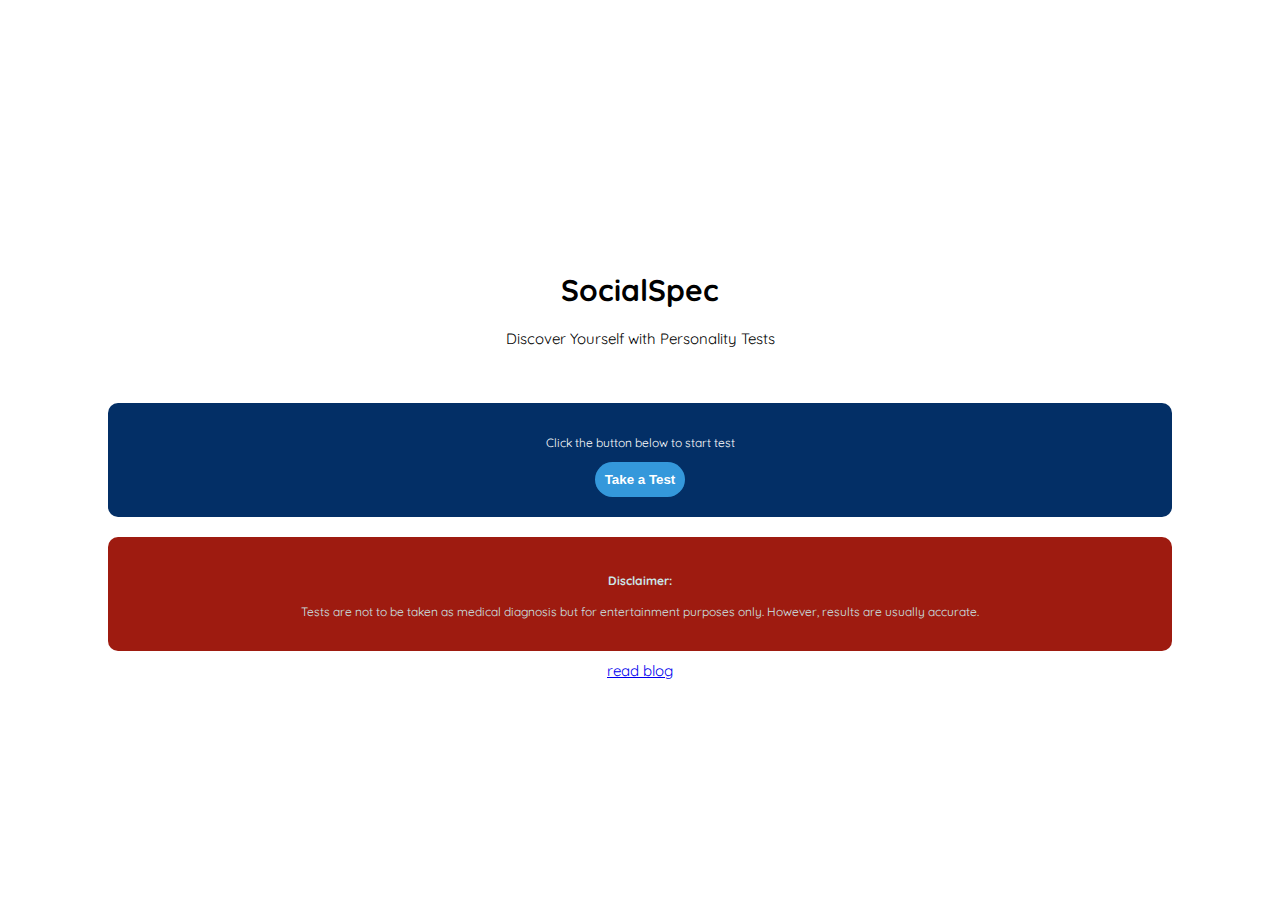
<file: index.html>
<!DOCTYPE html>
<html lang="en">
 <head>
  <!-- Google tag (gtag.js) -->
  <script async src="https://www.googletagmanager.com/gtag/js?id=G-5MQEBB7LKX"></script>
  <script>
    window.dataLayer = window.dataLayer || [];
    function gtag(){dataLayer.push(arguments);}
    gtag('js', new Date());

    gtag('config', 'G-5MQEBB7LKX');
  </script>
  <meta charset="UTF-8">
  <meta name="viewport"
   content="width=device-width, initial-scale=1.0">
  <link rel="stylesheet"
   href="https://fonts.googleapis.com/css?family=Quicksand:400,700&display=swap">
  <link rel="stylesheet"
   href="index-style.css">
  <title>SocialSpec</title>
 </head>
 <body>
  <div class="container">
   <!-- Flex Box 1: Site Name and Tagline -->
   <div class="flex-box" id="flex-box-1">
    <h1>SocialSpec</h1>
    <p>Discover Yourself with Personality
     Tests</p>
   </div>
   
   <!-- Flex Box 2: Button for Taking a Test -->
   <div class="flex-box" id="flex-box-2">
    <p>Click the button below to start test
    </p>
    <button
     onclick="redirectToTestPage()"><strong>Take
      a Test</strong></button>
   </div>
   
   <!-- Flex Box 3: Disclaimer -->
   <div class="flex-box" id="flex-box-3">
    <h4>Disclaimer:</h4>
    <p>Tests are not to be
     taken
     as medical diagnosis but for
     entertainment purposes only. However,
     results are usually accurate.</p>
   </div>
   
   <a href="blog.html">read blog</a>
  </div>
  
  <script src="script.js"></script>
 </body>
</html>
</file>
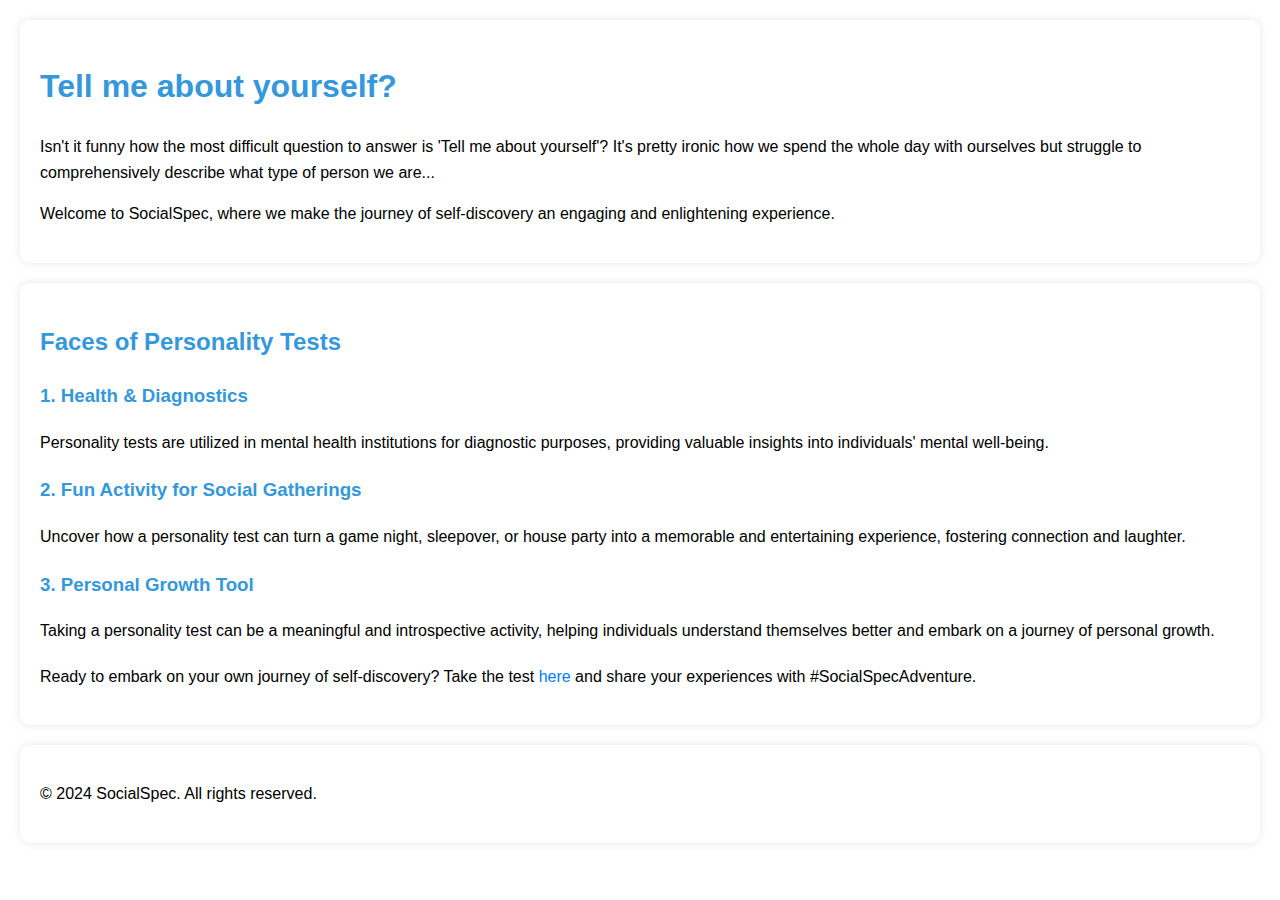
<file: blog.html>
<!DOCTYPE html>
<html lang="en">
 <head>
  <!-- Google tag (gtag.js) -->
  <script async src="https://www.googletagmanager.com/gtag/js?id=G-5MQEBB7LKX"></script>
  <script>
    window.dataLayer = window.dataLayer || [];
    function gtag(){dataLayer.push(arguments);}
    gtag('js', new Date());

    gtag('config', 'G-5MQEBB7LKX');
  </script>
  <meta charset="UTF-8">
  <meta name="viewport"
   content="width=device-width, initial-scale=1.0">
  <title>Discover Yourself with SocialSpec
  </title>
  <!-- Add any additional meta tags, stylesheets, or scripts here -->
  <style>
   body {
    font-family: 'Arial', sans-serif;
    line-height: 1.6;
    margin: 20px;
    background-color: #;
    color: 343a40;
   }
   
   header,
   section,
   footer {
    margin-bottom: 20px;
    background-color: 8B0000#;
    border-radius: 10px;
    padding: 20px;
    box-shadow: 0px 0px 10px rgba(0, 0, 0, 0.1);
   }
   
   h1,
   h2,
   h3 {
    color: #3498db;
   }
   
   a {
    color: #0066cc;
    text-decoration: none;
   }
   
   a:hover {
    text-decoration: underline;
   }
   
   article {
    margin-bottom: 20px;
   }
  </style>
 </head>
 <body>
  
  <header>
   <h1>Tell me about yourself?</h1>
   <p>Isn't it funny how the most difficult
    question to answer is 'Tell me about
    yourself'? It's pretty ironic how we
    spend the whole day with ourselves but
    struggle to comprehensively describe
    what type of person we are...</p>
   <p>Welcome to SocialSpec, where we make
    the journey of self-discovery an
    engaging and enlightening experience.
   </p>
  </header>
  
  <section>
   <h2 style="color: #3498db;">Faces of
    Personality Tests</h2>
   
   <article>
    <h3>1. Health & Diagnostics</h3>
    <p>Personality tests are
     utilized in mental health institutions
     for diagnostic purposes,
     providing valuable insights into
     individuals' mental well-being.</p>
   </article>
   
   <article>
    <h3>2. Fun Activity for Social
     Gatherings</h3>
    <p>Uncover how a personality test can
     turn a game night, sleepover, or house
     party into a memorable and entertaining
     experience, fostering connection and
     laughter.</p>
   </article>
   
   <article>
    <h3>3. Personal Growth Tool</h3>
    <p>Taking a personality test
     can be a meaningful and introspective
     activity, helping individuals
     understand themselves better and embark
     on a journey of personal growth.</p>
   </article>
   
   <p>Ready to embark on your own journey of
    self-discovery? Take the test <a
     href="test.html"
     style="color: #007BFF;">here</a> and
    share your experiences with
    #SocialSpecAdventure.</p>
  </section>
  
  <footer>
   <p>&copy; 2024 SocialSpec. All rights
    reserved.</p>
  </footer>
  
 </body>
</html>
</file>
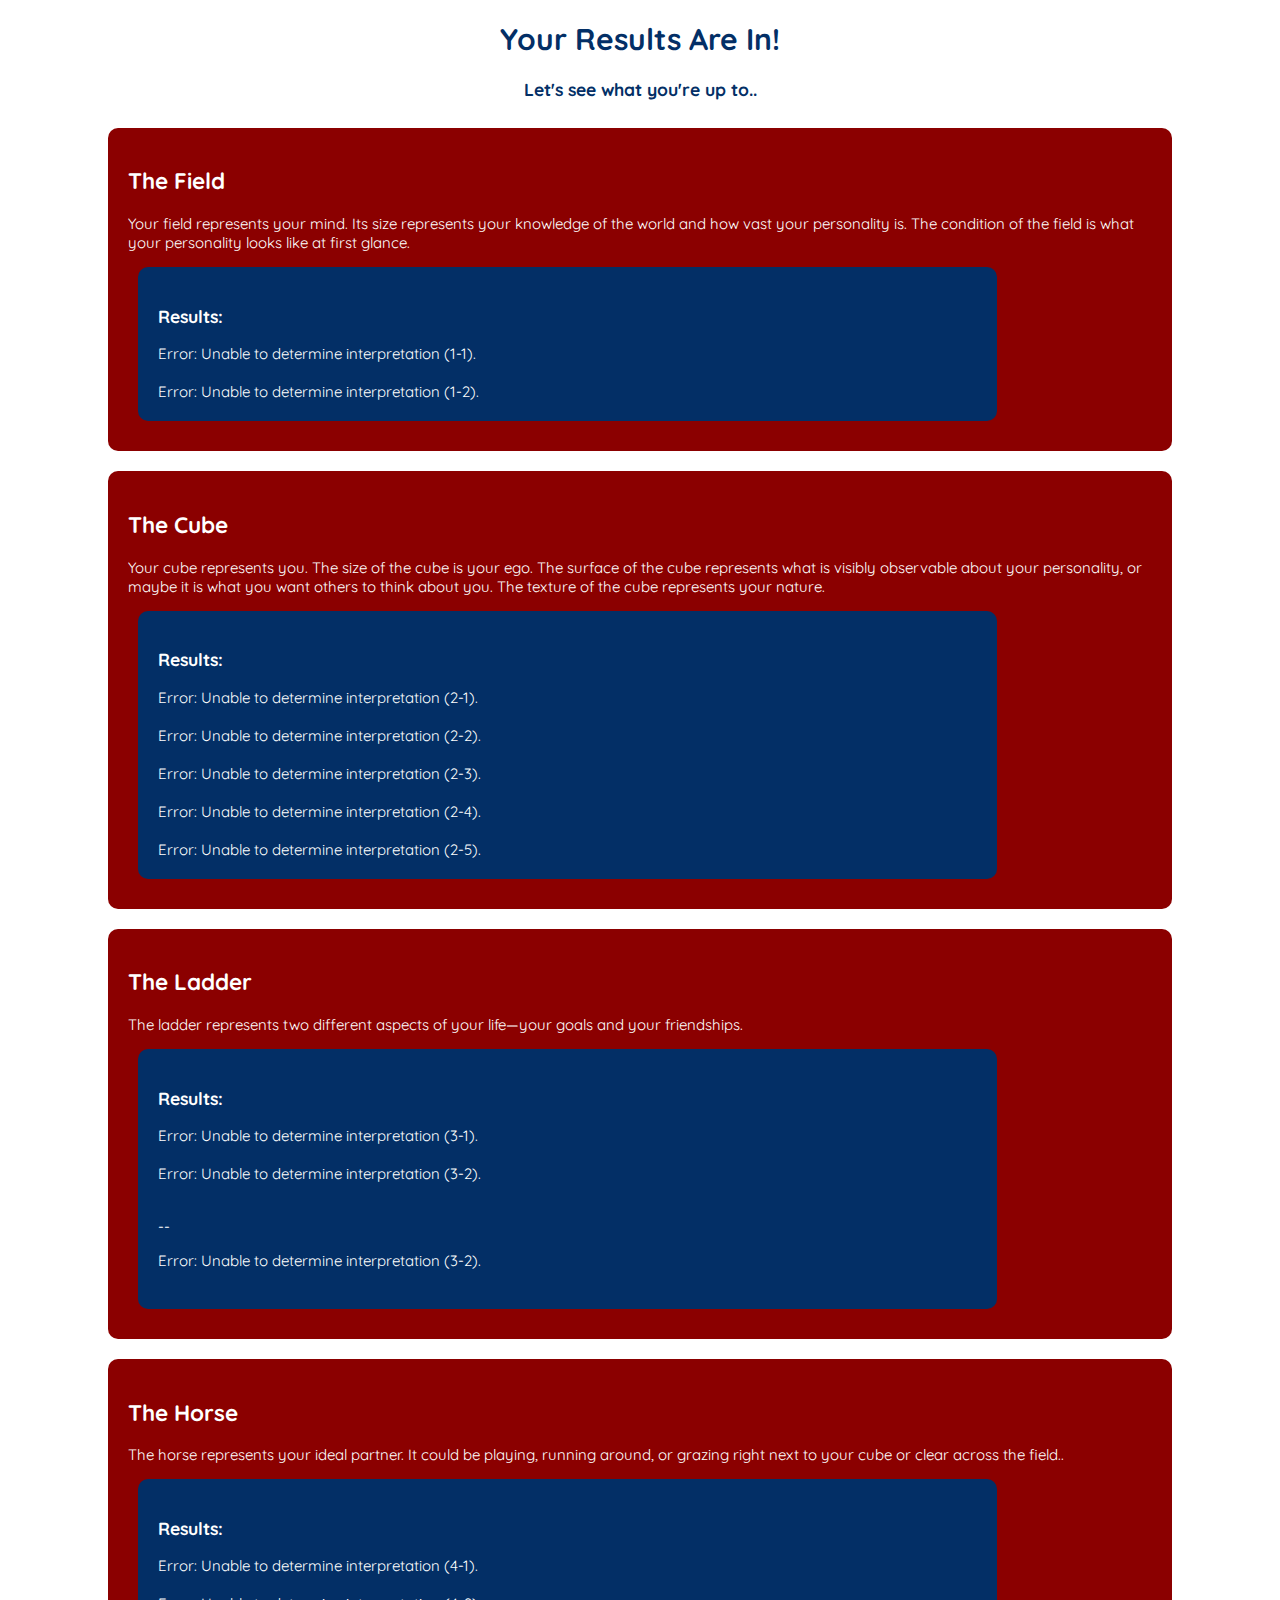
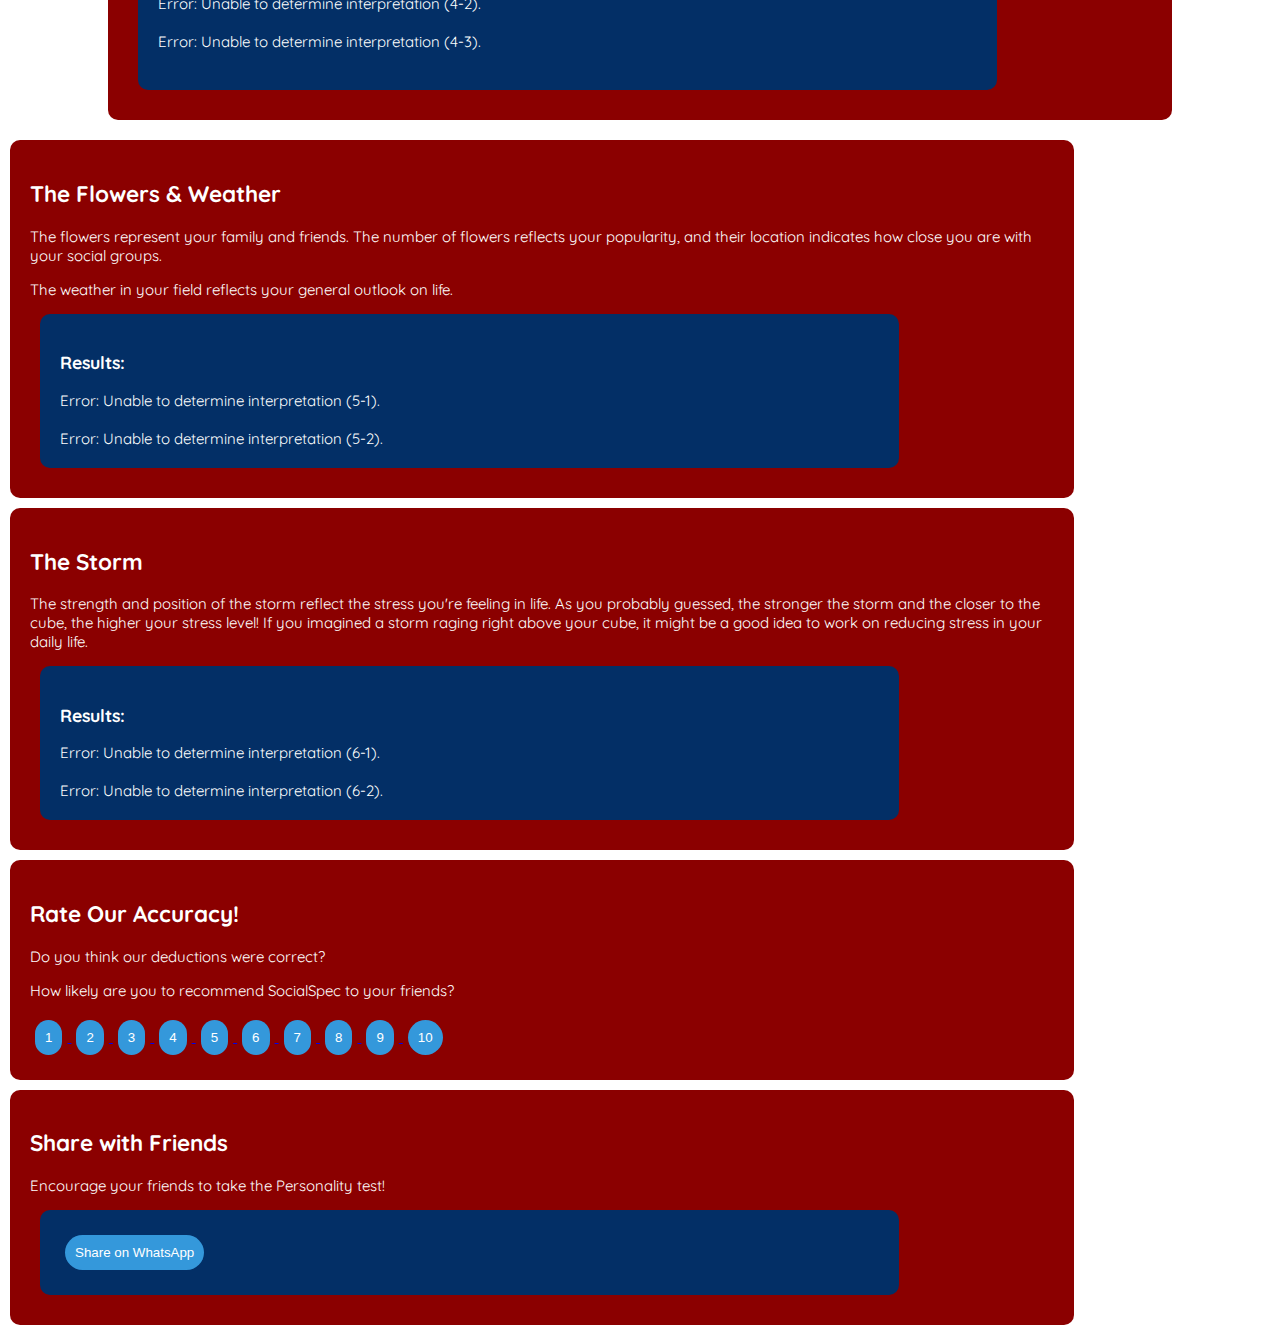
<file: results.html>
<!DOCTYPE html>
<html lang="en">
 <head>
  <!-- Google tag (gtag.js) -->
  <script async src="https://www.googletagmanager.com/gtag/js?id=G-5MQEBB7LKX"></script>
  <script>
    window.dataLayer = window.dataLayer || [];
    function gtag(){dataLayer.push(arguments);}
    gtag('js', new Date());

    gtag('config', 'G-5MQEBB7LKX');
  </script>
  <meta charset="UTF-8">
  <meta name="viewport"
   content="width=device-width, initial-scale=1.0">
  <link rel="stylesheet"
   href="https://fonts.googleapis.com/css?family=Quicksand:400,700&display=swap">
  <link rel="stylesheet"
   href="results-style.css">
  <title>SocialSpec Results</title>
 </head>
 <body>
  <h1 class="headers">
   Your Results Are In!</h1>
  <h3 class="headers">Let's see what you're
   up to..</h3>
  <div class="container">
   <!-- Flex Box 1: Introduction -->
   <div class="flex-box introduction">
    <h2>The Field</h2>
    <!-- Content for The Field -->
    <p>Your field represents your mind. Its
     size represents your knowledge of the
     world and how vast your personality
     is.
     The condition of the field is what
     your
     personality looks like at first
     glance.</p>
    
    <!-- Results for The Field -->
    <div class="flex-box results">
     <h3>Results:</h3>
     <div id="1-1"></div>
     <br>
     <div id="1-2"></div>
    </div>
   </div>
   
   <div class="flex-box introduction">
    <h2>The Cube</h2>
    <!-- Content for The Cube -->
    <p>Your cube represents you. The size
     of
     the cube is your ego. The surface of
     the cube represents what is visibly
     observable about your personality, or
     maybe it is what you want others to
     think about you. The texture of the
     cube represents your nature.</p>
    
    <!-- Results for The Cube -->
    <div class="flex-box results">
     <h3>Results:</h3>
     <div id="2-1"></div>
     <br>
     <div id="2-2"></div>
     <br>
     <div id="2-3"></div>
     <br>
     <div id="2-4"></div>
     <br>
     <div id="2-5"></div>
    </div>
   </div>
   
   <div class="flex-box introduction">
    <h2>The Ladder</h2>
    <!-- Content for The Cube -->
    <p>The ladder represents two different
     aspects of your life—your goals and
     your friendships.</p>
    
    <!-- Results for The Ladder -->
    <div class="flex-box results">
     <h3>Results:</h3>
     <div id="3-1"></div>
     <br>
     <div id="3-2"></div>
     <br>
     <p>--</p>
     <div id="3-3"></div>
     <br>
    </div>
   </div>
   
    <div class="flex-box introduction">
    <h2>The Horse</h2>
    <!-- Content for The Cube -->
    <p>The horse represents your ideal
     partner. It could be playing, running
     around, or grazing right next to your
     cube or clear across the field..</p>
    
    <!-- Results for The Ladder -->
    <div class="flex-box results">
     <h3>Results:</h3>
     <div id="4-1"></div>
     <br>
     <div id="4-2"></div>
     <br>
     <div id="4-3"></div>
     <br>
    </div>
   </div>
   
  </div>
  
  <div class="flex-box introduction">
   <h2>The Flowers & Weather</h2>
   <!-- Content for The Flowers -->
   <p>The flowers represent your family and
    friends. The number of flowers reflects
    your popularity, and their location
    indicates how close you are with your
    social groups.</p>
   <p>The weather in your field reflects
    your general outlook on life.</p>
   
   <!-- Results for The Ladder -->
   <div class="flex-box results">
    <h3>Results:</h3>
    <div id="5-1"></div>
    <br>
    <div id="5-2"></div>
   </div>
  </div>
  
  <div class="flex-box introduction">
   <h2>The Storm</h2>
   <!-- Content for The Flowers -->
   <p>The strength and position of the storm
    reflect the stress you're feeling in
    life. As you probably guessed, the
    stronger the storm and the closer to the
    cube, the higher your stress level! If
    you imagined a storm raging right above
    your cube, it might be a good idea to
    work on reducing stress in your daily
    life.</p>
   
   <!-- Results for The Ladder -->
   <div class="flex-box results">
    <h3>Results:</h3>
    <div id="6-1"></div>
    <br>
    <div id="6-2"></div>
   </div>
  </div>
  
  <!-- Additional Flexbox for Sharing and Recommendation -->
  <div class="flex-box introduction">
   
   <h2>Rate Our Accuracy!</h2>
   <p>Do you think our deductions were
    correct?</p>
   <p>How likely are you to recommend
    SocialSpec to your friends?</p>
   <!-- Recommendation Buttons -->
   
   
   <a
    href="whatsapp://send?text=Just had an eye-opening experience with SocialSpec’s personality test! Answered seemingly random questions, and voila, spot-on insights about me. 🌟😅 Dive in and discover yourself: 
www.socialspec.thekacchi.tech 🚀👀 #SelfDiscovery #SocialSpec”"
    data-action="share/whatsapp/share">
    <button>1</button>
   </a>
   <a
    href="whatsapp://send?text=Just had an eye-opening experience with SocialSpec’s personality test! Answered seemingly random questions, and voila, spot-on insights about me. 🌟😅 Dive in and discover yourself: 
www.socialspec.thekacchi.tech 🚀👀 #SelfDiscovery #SocialSpec”"
    data-action="share/whatsapp/share">
    <button>2</button>
   </a>
   <a
    href="whatsapp://send?text=Just had an eye-opening experience with SocialSpec’s personality test! Answered seemingly random questions, and voila, spot-on insights about me. 🌟😅 Dive in and discover yourself: 
www.socialspec.thekacchi.tech 🚀👀 #SelfDiscovery #SocialSpec”"
    data-action="share/whatsapp/share">
    <button>3</button>
   </a>
   <a
    href="whatsapp://send?text=Just had an eye-opening experience with SocialSpec’s personality test! Answered seemingly random questions, and voila, spot-on insights about me. 🌟😅 Dive in and discover yourself: 
www.socialspec.thekacchi.tech 🚀👀 #SelfDiscovery #SocialSpec”"
    data-action="share/whatsapp/share">
    <button>4</button>
   </a>
   <a
    href="whatsapp://send?text=Just had an eye-opening experience with SocialSpec’s personality test! Answered seemingly random questions, and voila, spot-on insights about me. 🌟😅 Dive in and discover yourself: 
www.socialspec.thekacchi.tech 🚀👀 #SelfDiscovery #SocialSpec”"
    data-action="share/whatsapp/share">
    <button>5</button>
   </a>
   <a
    href="whatsapp://send?text=Just had an eye-opening experience with SocialSpec’s personality test! Answered seemingly random questions, and voila, spot-on insights about me. 🌟😅 Dive in and discover yourself: 
www.socialspec.thekacchi.tech 🚀👀 #SelfDiscovery #SocialSpec”"
    data-action="share/whatsapp/share">
    <button>6</button>
   </a>
   <a
    href="whatsapp://send?text=Just had an eye-opening experience with SocialSpec’s personality test! Answered seemingly random questions, and voila, spot-on insights about me. 🌟😅 Dive in and discover yourself: 
www.socialspec.thekacchi.tech 🚀👀 #SelfDiscovery #SocialSpec”"
    data-action="share/whatsapp/share">
    <button>7</button>
   </a>
   <a
    href="whatsapp://send?text=Just had an eye-opening experience with SocialSpec’s personality test! Answered seemingly random questions, and voila, spot-on insights about me. 🌟😅 Dive in and discover yourself: 
www.socialspec.thekacchi.tech 🚀👀 #SelfDiscovery #SocialSpec”"
    data-action="share/whatsapp/share">
    <button>8</button>
   </a>
   <a
    href="whatsapp://send?text=Just had an eye-opening experience with SocialSpec’s personality test! Answered seemingly random questions, and voila, spot-on insights about me. 🌟😅 Dive in and discover yourself: 
www.socialspec.thekacchi.tech 🚀👀 #SelfDiscovery #SocialSpec”"
    data-action="share/whatsapp/share">
    <button>9</button>
   </a>
   <a
    href="whatsapp://send?text=Just had an eye-opening experience with SocialSpec’s personality test! Answered seemingly random questions, and voila, spot-on insights about me. 🌟😅 Dive in and discover yourself: 
www.socialspec.thekacchi.tech 🚀👀 #SelfDiscovery #SocialSpec”"
    data-action="share/whatsapp/share">
    <button>10</button>
   </a>
  </div>
  
  <div class="flex-box introduction">
   <h2>Share with Friends</h2>
   <p>Encourage your friends to take the
    Personality test!</p>
   
   <!-- Share Buttons -->
   <div class="flex-box results">
    
    <!-- HTML Button Trigger -->
    <a
     href="whatsapp://send?text=Just had an eye-opening experience with SocialSpec’s personality test! Answered seemingly random questions, and voila, spot-on insights about me. 🌟😅 Dive in and discover yourself:
www.socialspec.thekacchi.tech 🚀👀 #SelfDiscovery #SocialSpec”"
     data-action="share/whatsapp/share">
     <button>Share on WhatsApp</button>
    </a>
   </div>
  </div>
  
  </div>
  <script src="results-script.js"></script>
 </body>
</html>
</file>
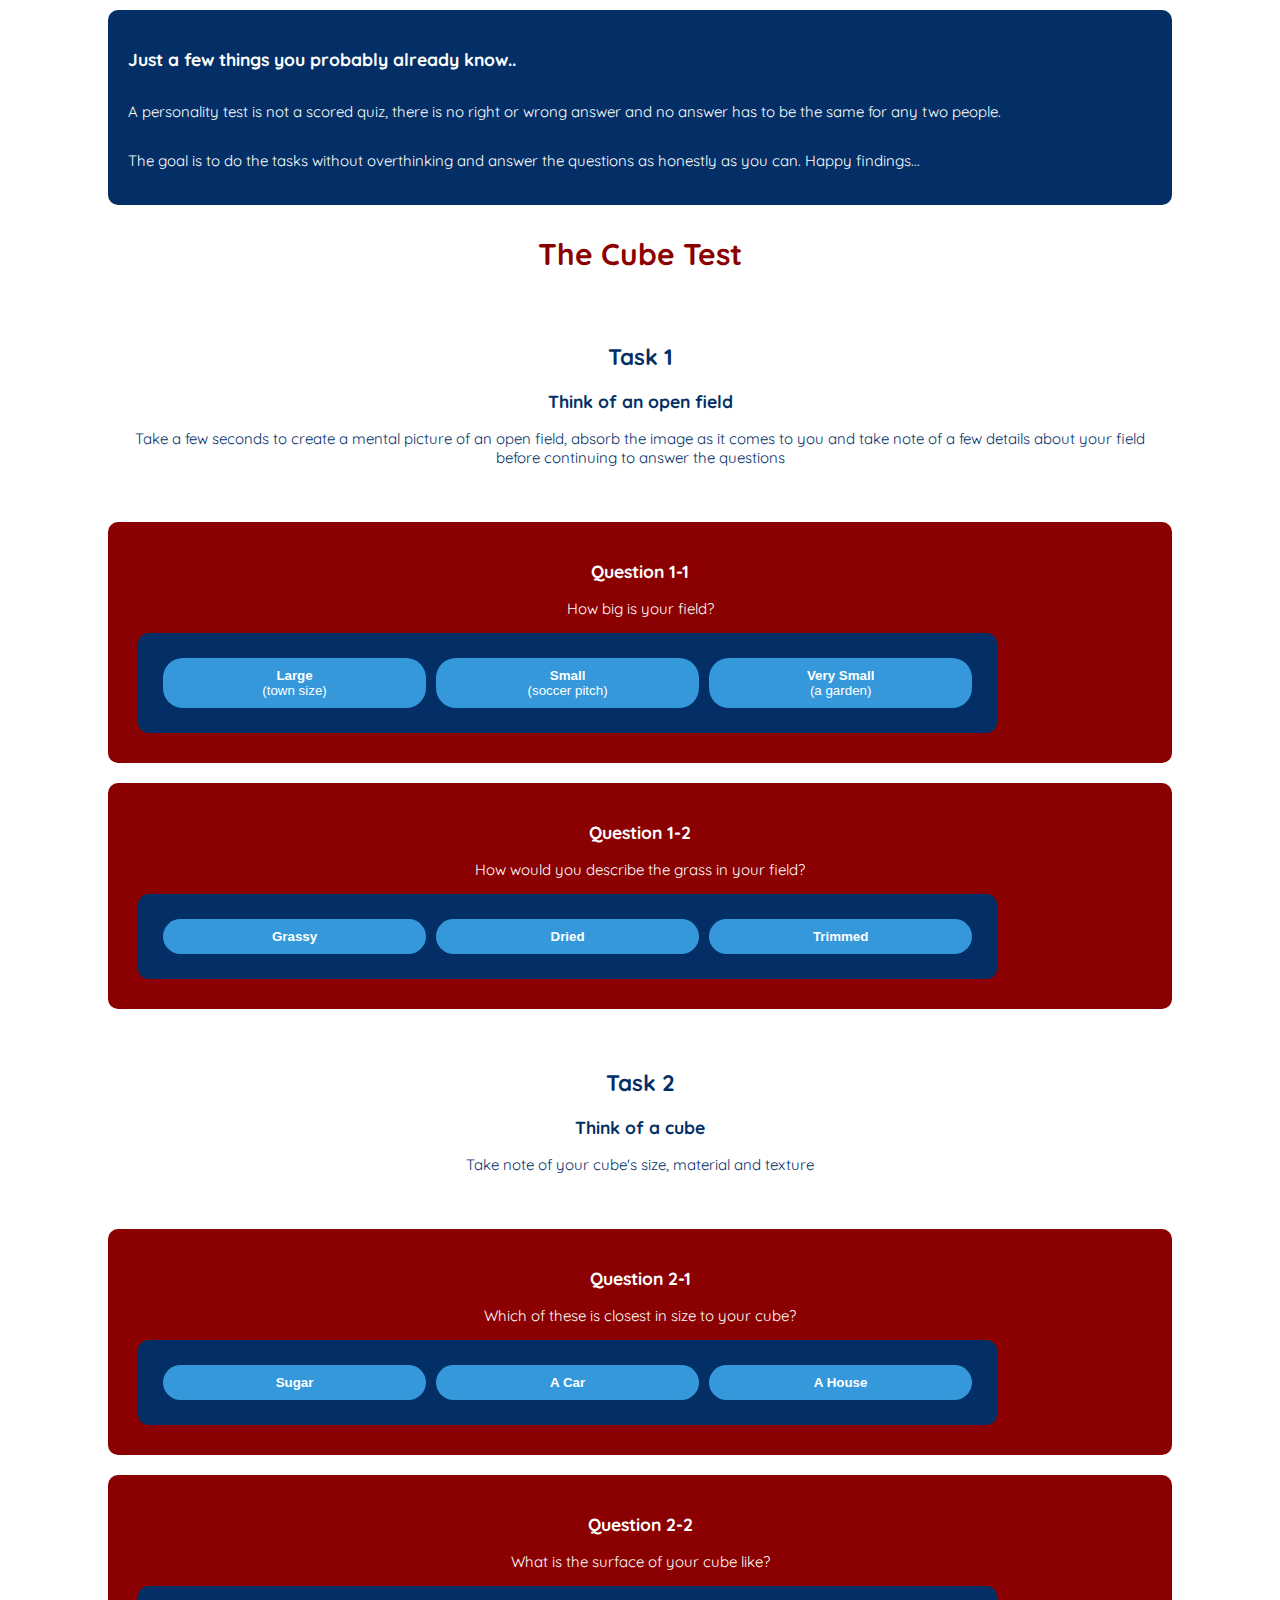
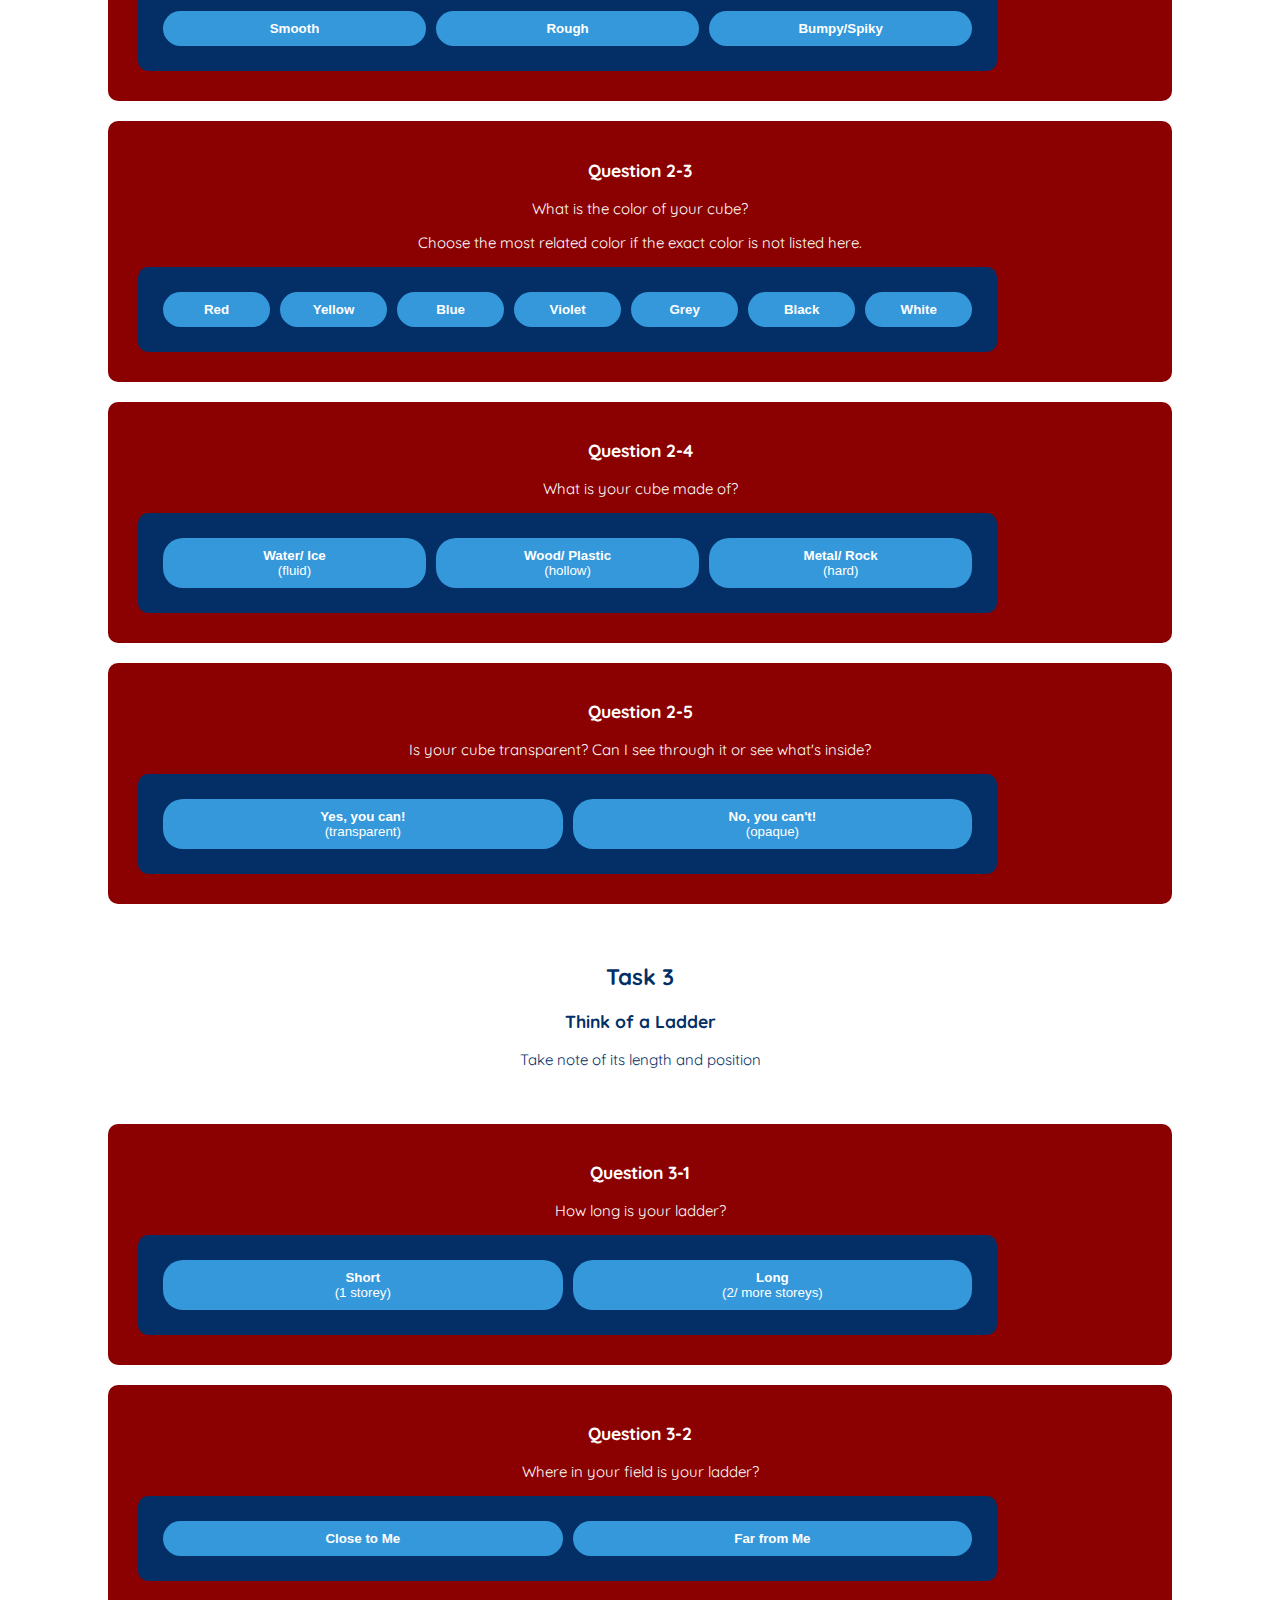
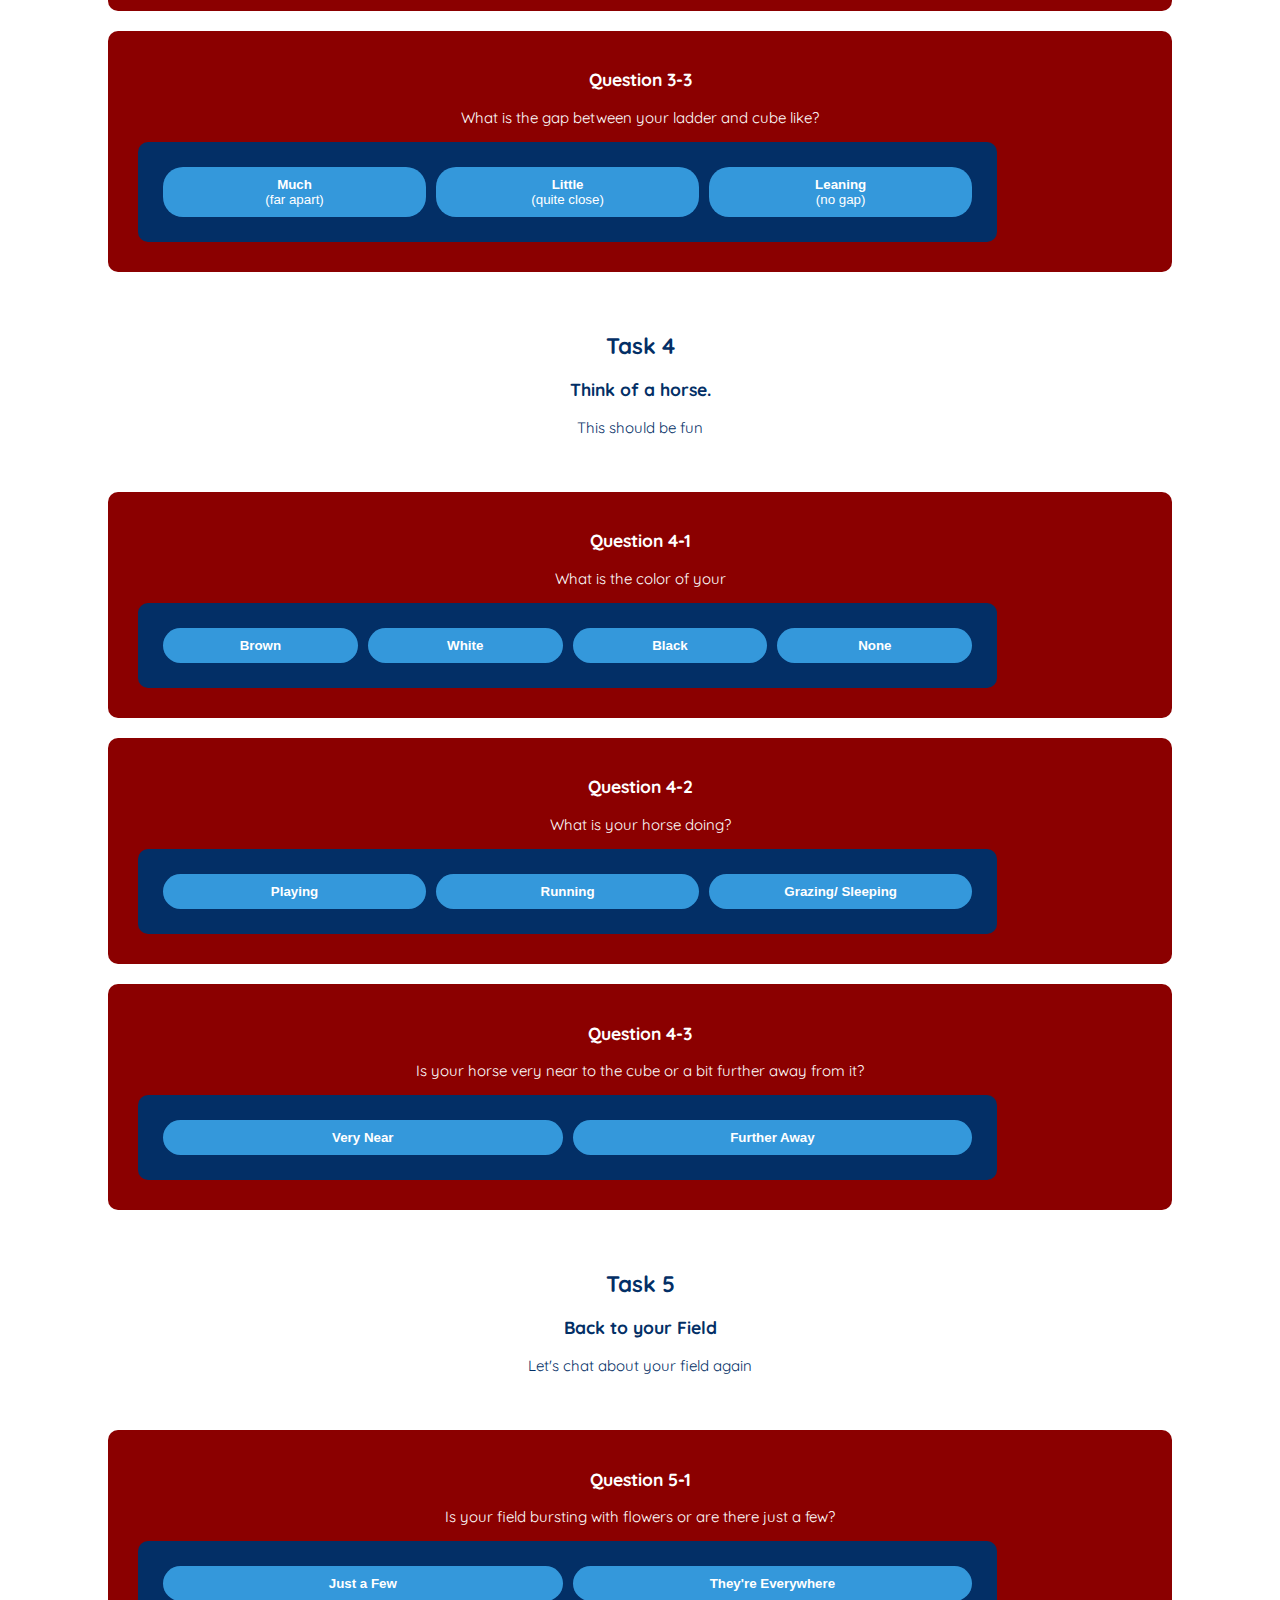
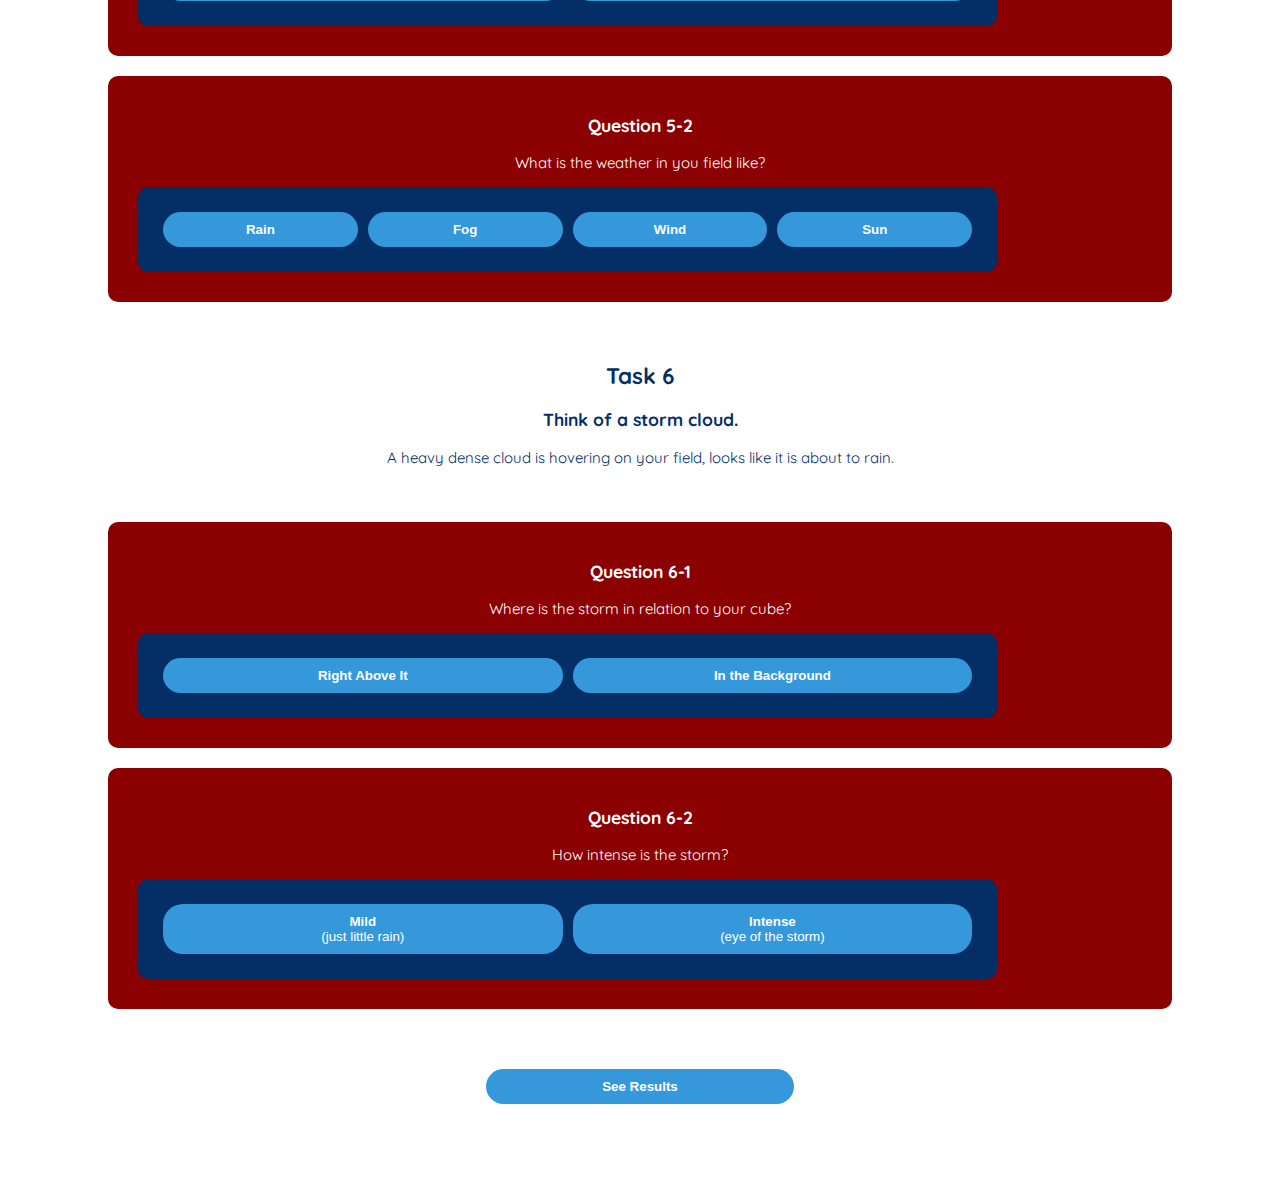
<file: test.html>
<!DOCTYPE html>
<html lang="en">
 <head>
  <!-- Google tag (gtag.js) -->
  <script async src="https://www.googletagmanager.com/gtag/js?id=G-5MQEBB7LKX"></script>
  <script>
    window.dataLayer = window.dataLayer || [];
    function gtag(){dataLayer.push(arguments);}
    gtag('js', new Date());

    gtag('config', 'G-5MQEBB7LKX');
  </script>
  <meta charset="UTF-8">
  <meta name="viewport"
   content="width=device-width, initial-scale=1.0">
  <link rel="stylesheet"
   href="https://fonts.googleapis.com/css?family=Quicksand:400,700&display=swap">
  <link rel="stylesheet"
   href="test-style.css">
  <title>Imagination Survey</title>
 </head>
 <body>
   <div class="container">
   
   <div class="flex-box intro answer">
    
    <h3>Just a few things you probably
     already know..</h3>
    <p>A personality test is not a scored
     quiz, there is no right or wrong answer
     and no answer has to be the same for
     any two people.</p>
    <p>The goal is to do the tasks without
     overthinking and answer the
     questions as honestly as you can. Happy
     findings...</p>
   </div>
   <h1 class="headers">The Cube Test</h1>
   <!-- Task 1 -->
   <div class=" flex-box imagine">
    <h2>Task 1</h2>
    <h3>Think of an open field</h3>
    <p>Take a few seconds to create a mental
     picture of an open field, absorb the
     image as it comes to you and take note
     of a few details about your field
     before continuing to answer the
     questions</p>
   </div>
   <!-- Question 1-1 -->
   <div class="flex-box question">
    <h3>Question 1-1</h3>
    <p>How big is your field?</p>
    <!--/div-->
    <!-- Options for Question 1-1 -->
    <div class="flex-box answer answer1-1">
     <button
      onclick="selectButton(this, '1-1', 'large')"><strong>Large</strong><br>(town
      size)</button>
     <button
      onclick="selectButton(this, '1-1', 'small')"><strong>Small</strong><br>(soccer
      pitch)</button>
     <button
      onclick="selectButton(this, '1-1', 'verySmall')"><strong>Very
       Small</strong><br>(a garden)</button>
    </div>
   </div>
   
   <!-- Question 1-2 -->
   <div class="flex-box question">
    <h3>Question 1-2</h3>
    <p>How would you describe the grass in
     your field?</p>
    <!-- Options for Question 1-2 -->
    <div class="flex-box answer answer1-2">
     <button
      onclick="selectButton(this, '1-2', 'grassy')"><strong>Grassy</strong></button>
     <button
      onclick="selectButton(this, '1-2', 'dried')"><strong>Dried</strong></button>
     <button
      onclick="selectButton(this, '1-2', 'trimmed')"><strong>Trimmed</strong></button>
    </div>
   </div>
   
   <!-- Task 2 -->
   <div class="flex-box imagine">
    <h2>Task 2</h2>
    <h3>Think of a cube</h3>
    <p>Take note of your cube's size,
     material and texture</p>
   </div>
   
   
   <!-- Question 2-1 -->
   <div class="flex-box question">
    <h3>Question 2-1</h3>
    <p>Which of these is closest in size to
     your cube?</p>
    <!-- Options for Question 2-1 -->
    <div class="flex-box answer answer2-1">
     <button
      onclick="selectButton(this, '2-1', 'sugar')"><strong>Sugar</strong></button>
     <button
      onclick="selectButton(this, '2-1', 'car')"><strong>A
       Car</strong></button>
     <button
      onclick="selectButton(this, '2-1', 'house')"><strong>A
       House</strong></button>
    </div>
   </div>
   
   <!-- Question 2-2 -->
   <div class="flex-box question">
    <h3>Question 2-2</h3>
    <p>What is the surface of your cube
     like?
    </p>
  
   <!-- Options for Question 2-2 -->
    <div class="flex-box answer answer2-2">
     <button
     onclick="selectButton(this, '2-2', 'smooth')"><strong>Smooth</strong></button>
     <button
     onclick="selectButton(this, '2-2', 'rough')"><strong>Rough</strong></button>
     <button
     onclick="selectButton(this, '2-2', 'bumpy')"><strong>Bumpy/Spiky</strong></button>
    </div>
   </div>
   
   <!-- Question 2-3 -->
   <div class="flex-box question">
    <h3>Question 2-3</h3>
    <p>What is the color of your cube?</p>
    
    <p>Choose the most related color if the
     exact
     color is not listed here.</p>
    <!-- Options for Question 2-3 -->
    <div class="flex-box answer answer2-3">
     <button
      onclick="selectButton(this, '2-3', 'red')"><strong>Red</strong></button>
     <button
      onclick="selectButton(this, '2-3', 'yellow')"><strong>Yellow</strong></button>
     <button
      onclick="selectButton(this, '2-3', 'blue')"><strong>Blue</strong></button>
     <button
      onclick="selectButton(this, '2-3', 'violet')"><strong>Violet</strong></button>
     <button
      onclick="selectButton(this, '2-3', 'grey')"><strong>Grey</strong></button>
     <button
      onclick="selectButton(this, '2-3', 'black')"><strong>Black</strong></button>
     <button
      onclick="selectButton(this, '2-3', 'white')"><strong>White</strong></button>
    </div>
   </div>
   
   <!-- Question 2-4 -->
   <div class="flex-box question">
    <h3>Question 2-4</h3>
    <p>What is your cube made of?</p>
    <!-- Options for Question 2-4 -->
    <div class="flex-box answer answer2-4">
     <button
      onclick="selectButton(this, '2-4', 'fluid')"><strong>Water/
       Ice</strong><br>(fluid)</button>
     <button
      onclick="selectButton(this, '2-4', 'hollow')"><strong>Wood/
       Plastic</strong><br>(hollow)</button>
     <button
      onclick="selectButton(this, '2-4', 'hard')"><strong>Metal/
       Rock</strong><br>(hard)</button>
    </div>
   </div>
   
   <!-- Question 2-5 -->
   <div class="flex-box question">
    <h3>Question 2-5</h3>
    <p>Is your cube transparent?
     
     Can I see through it or see what's
     inside?</p>
    <!-- Options for Question 2-5 -->
    <div class="flex-box answer answer2-5">
     <button
      onclick="selectButton(this, '2-5', 'transparent')"><strong>Yes,
       you
       can!</strong><br>(transparent)</button>
     <button
      onclick="selectButton(this, '2-5', 'opaque')"><strong>No,
       you
       can't!</strong><br>(opaque)</button>
    </div>
   </div>
   
   <!-- Repeat similar structure for other questions in Task 2 -->
   
   
   <!-- Task 3 -->
   <div class="flex-box imagine">
    <h2>Task 3</h2>
    <h3>Think of a Ladder</h3>
    <p>Take note of its length and position
    </p>
   </div>
   <!-- Question 3-1 -->
   <div class="flex-box question">
    <h3>Question 3-1</h3>
    <p>How long is your ladder?</p>
    <!-- Options for Question 3-1 -->
    <div class="flex-box answer answer3-1">
     <button
      onclick="selectButton(this, '3-1', 'short')"><strong>Short</strong><br>(1
      storey)</button>
     <button
      onclick="selectButton(this, '3-1', 'long')"><strong>Long</strong><br>(2/
      more storeys)</button>
    </div>
   </div>
   
   <!-- Question 3-2 -->
   <div class="flex-box question">
    <h3>Question 3-2</h3>
    <p>Where in your field is your ladder?
    </p>
    <!-- Options for Question 3-2 -->
    <div class="flex-box answer answer3-2">
     <button
      onclick="selectButton(this, '3-2', 'close')"><strong>Close
       to Me</strong></button>
     <button
      onclick="selectButton(this, '3-2', 'far')"><strong>Far
       from Me</strong></button>
    </div>
   </div>
   
   <!-- Question 3-3 -->
   <div class="flex-box question">
    <h3>Question 3-3</h3>
    <p>What is the gap between your ladder
     and cube like?</p>
    <!-- Options for Question 3-3 -->
    <div class="flex-box answer answer3-3">
     <button
      onclick="selectButton(this, '3-3', 'much')"><strong>Much</strong><br>(far
      apart)</button>
     <button
      onclick="selectButton(this, '3-3', 'little')"><strong>Little</strong><br>(quite
      close)</button>
     <button
      onclick="selectButton(this, '3-3', 'leaning')"><strong>Leaning</strong><br>(no
      gap)</button>
    </div>
   </div>
   
   <!-- Repeat similar structure for other questions in Task 3 -->
   
   
   <!-- Task 4 -->
   <div class="flex-box imagine">
    <h2>Task 4</h2>
    <h3>Think of a horse.</h3>
    <p>This should be fun</p>
   </div>
   <!-- Question 4-1 -->
   <div class="flex-box question">
    <h3>Question 4-1</h3>
    <p>What is the color of your </p>
    <!-- Options for Question 4-1 -->
    <div class="flex-box answer answer4-1">
     <button
      onclick="selectButton(this, '4-1', 'brownh')"><strong>Brown</strong></button>
     <button
      onclick="selectButton(this, '4-1', 'whiteh')"><strong>White</strong></button>
     <button
      onclick="selectButton(this, '4-1', 'blackh')"><strong>Black</strong></button>
     <button
      onclick="selectButton(this, '4-1', 'none')"><strong>None</strong></button>
    </div>
   </div>
   
   <!-- Question 4-2 -->
   <div class="flex-box question">
    <h3>Question 4-2</h3>
    <p>What is your horse doing?</p>
    <!-- Options for Question 4-2 -->
    <div class="flex-box answer answer4-2">
     <button
      onclick="selectButton(this, '4-2', 'playing')"><strong>Playing</strong></button>
     <button
      onclick="selectButton(this, '4-2', 'running')"><strong>Running</strong></button>
     <button
      onclick="selectButton(this, '4-2', 'grazing')"><strong>Grazing/
       Sleeping</strong></button>
    </div>
   </div>
   
   <!-- Question 4-3 -->
   <div class="flex-box question">
    <h3>Question 4-3</h3>
    <p>Is your horse very near to the cube
     or
     a bit further away from it?</p>
    <!-- Options for Question 4-3 -->
    <div class="flex-box answer answer4-3">
     <button
      onclick="selectButton(this, '4-3', 'nearh')"><strong>Very
       Near</strong></button>
     <button
      onclick="selectButton(this, '4-3', 'farh')"><strong>Further
       Away</strong></button>
    </div>
   </div>
   
   <!-- Repeat similar structure for other questions in Task 4 -->
   
   
   <!-- Task 5 -->
   <div class="flex-box imagine">
    <h2>Task 5</h2>
    <h3>Back to your Field</h3>
    <p>Let's chat about your field again</p>
   </div>
   <!-- Question 5-1 -->
   <div class="flex-box question">
    <h3>Question 5-1</h3>
    <p>Is your field bursting with flowers
     or
     are there just a few?</p>
    <!-- Options for Question 5-1 -->
    <div class="flex-box answer answer5-1">
     <button
      onclick="selectButton(this, '5-1', 'few')"><strong>Just
       a Few</strong></button>
     <button
      onclick="selectButton(this, '5-1', 'everywhere')"><strong>They're
       Everywhere</strong></button>
    </div>
   </div>
   
   <!-- Question 5-2 -->
   <div class="flex-box question">
    <h3>Question 5-2</h3>
    <p>What is the weather in you field
     like?
    </p>
    <!-- Options for Question 5-2 -->
    <div class="flex-box answer answer5-2">
     <button
      onclick="selectButton(this, '5-2', 'rain')"><strong>Rain</strong></button>
     <button
      onclick="selectButton(this, '5-2', 'fog')"><strong>Fog</strong></button>
     <button
      onclick="selectButton(this, '5-2', 'wind')"><strong>Wind</strong></button>
     <button
      onclick="selectButton(this, '5-2', 'sun')"><strong>Sun</strong></button>
    </div>
   </div>
   
   <!-- Repeat similar structure for other questions in Task 5 -->
   
   
   <!-- Task 6 -->
   <div class="flex-box imagine">
    <h2>Task 6</h2>
    <h3>Think of a storm cloud.</h3>
    <p>A heavy dense cloud is hovering on
     your field, looks like it is about to
     rain.</p>
   </div>
   <!-- Question 6-1 -->
   <div class="flex-box question">
    <h3>Question 6-1</h3>
    <p>Where is the storm in relation to
     your
     cube?</p>
    <!-- Options for Question 6-1 -->
    <div class="flex-box answer answer6-1">
     <button
      onclick="selectButton(this, '6-1', 'above')"><strong>Right
       Above It</strong></button>
     <button
      onclick="selectButton(this, '6-1', 'background')"><strong>In
       the Background</strong></button>
    </div>
   </div>
   
   <!-- Question 6-2 -->
   <div class="flex-box question">
    <h3>Question 6-2</h3>
    <p>How intense is the storm?</p>
    <!-- Options for Question 6-2 -->
    <div class="flex-box answer answer6-2">
     <button
      onclick="selectButton(this, '6-2', 'mild')"><strong>Mild</strong><br>(just
      little rain)</button>
     <button
      onclick="selectButton(this, '6-2', 'intense')"><strong>Intense</strong><br>(eye
      of the storm)</button>
    </div>
   </div>
   
   <!-- Repeat similar structure for other questions in Task 6 -->
   
   <div>
    <p id="alert"></p>
   </div>
   
   <!-- Results Button -->
   <div class="flex-box results-button">
    <button
     onclick="checkAnswersAndNavigate('results.html')"><strong>See
      Results</strong></button>
   </div>
  </div>
  
  
  
  <div>
   <p id="answersListDisplay">
    <strong>Selections</strong>
   </p>
  </div>
  <!-- JavaScript script -->
  <script src="testt-script.js"></script>
 </body>
</html>
</file>
<file: index-style.css>
body {
    font-family: 'Quicksand', sans-serif;
    font-size: 15px;
    margin: 0;
    padding: 0;
}

.container {
    display: flex;
    flex-direction: column;
    align-items: center;
    justify-content: center;
    height: 100vh; /* Set the container height to the full viewport height */
}

.flex-box {
    border: 0px solid #3498db;
    padding: 20px;
    width: 80%;
    margin: 10px;
    text-align: center;
    border-radius: 10px;
}
background-color: #eeeeee;
#flex-box-1 {
    color: white;
    font-family: clicker script;
}

#flex-box-2 {
    font-size: 12px;
    color: #cce7e8;
    background-color: #032f66;
    color: white;
}

#flex-box-3 {
    font-size: 12px;
    color: #cce7e8;
    background-color: #9e1b10;
}

button {
    padding: 10px;
    background-color: #3498db;
    color: white;
    border: none;
    cursor: pointer;
    border-radius: 20px;
}

button:hover {
    background-color: #2980b9;
}
</file>
<file: results-style.css>
/* result-style.css */

body {
    font-family: 'Quicksand', sans-serif;
    font-size: 15px;
    font-weight: 35px;
    color: white;
    margin: 0;
    padding: 0;
}

.headers {
    text-align: center;
    color: #032f66;
}

.container {
display: flex;
    flex-direction: column;
    align-items: center;
    justify-content: center;
}

.flex-box {
    padding: 20px;
    #text-align: #center;
    border: 0px;
    width: 80%;
    margin: 10px;
    border-radius: 10px;
    justify-content: center;
}

.introduction {
    background-color: #8B0000;
}

h2, h3 {
    color: #sky-blue;
}

.results {
    background-color: #032f66;
    width: 80%;
}

button {
    padding: 10px;
    background-color: #3498db;
    color: white;
    border: none;
    cursor: pointer;
    border-radius: 20px;
    margin: 5px;
    #width: #30%;
    flex: 1;
}
#answersListD {
    /* Add styling for the list if needed */
}


#1-1 {
    /* Add styling for this element if needed */
}
</file>
<file: test-style.css>
body {
    font-family: 'Quicksand', sans-serif;
    font-size: 15px;
    color: white;
    margin: 0;
    padding: 0;
}

.headers {
    text-align: center;
    color: #8B0000;
}

.container {
    display: flex;
    flex-direction: column;
    align-items: center;
    justify-content: center;
    /* height: 100vh; /* Set the container height to the full viewport height */
}

.flex-box {
    padding: 20px;
    text-align: center;
    border: 0px;
    width: 80%;
    margin: 10px;
    border-radius: 10px;
}

.imagine {
    background-color: 87CEEB;
    color: #032f66;
}

.question {
    background-color: #8B0000; /* Dark Red */
}

.answer {
    display: flex;
    flex-wrap: wrap;
    background-color: #032f66;
    overflow: hidden;
}

.flex-box.answer button {
  //flex: 1 1 100%; /* Make buttons take up full width and wrap to the next line */
  //box-sizing: border-box; /* Include padding and border in the width calculation */
}

button {
    padding: 10px;
    background-color: #3498db;
    color: white;
    border: none;
    cursor: pointer;
    border-radius: 20px;
    margin: 5px;
    width: 30%;
    flex: 1;
}

#alert {
  font-family: 'Quicksand', sans-serif; /* Set the appropriate font-family */
  color: #8B0000; /* Set the text color to contrast with the background */
}

#answersListDisplay {
  font-family: 'Quicksand', sans-serif; /* Set the appropriate font-family */
  color: white; /* Set the text color to contrast with the background */
}

#largeBtn:active, #smallBtn:active, #verySmallBtn:active {
    background-color: #00FF00; /* Light Green */
}
</file>
